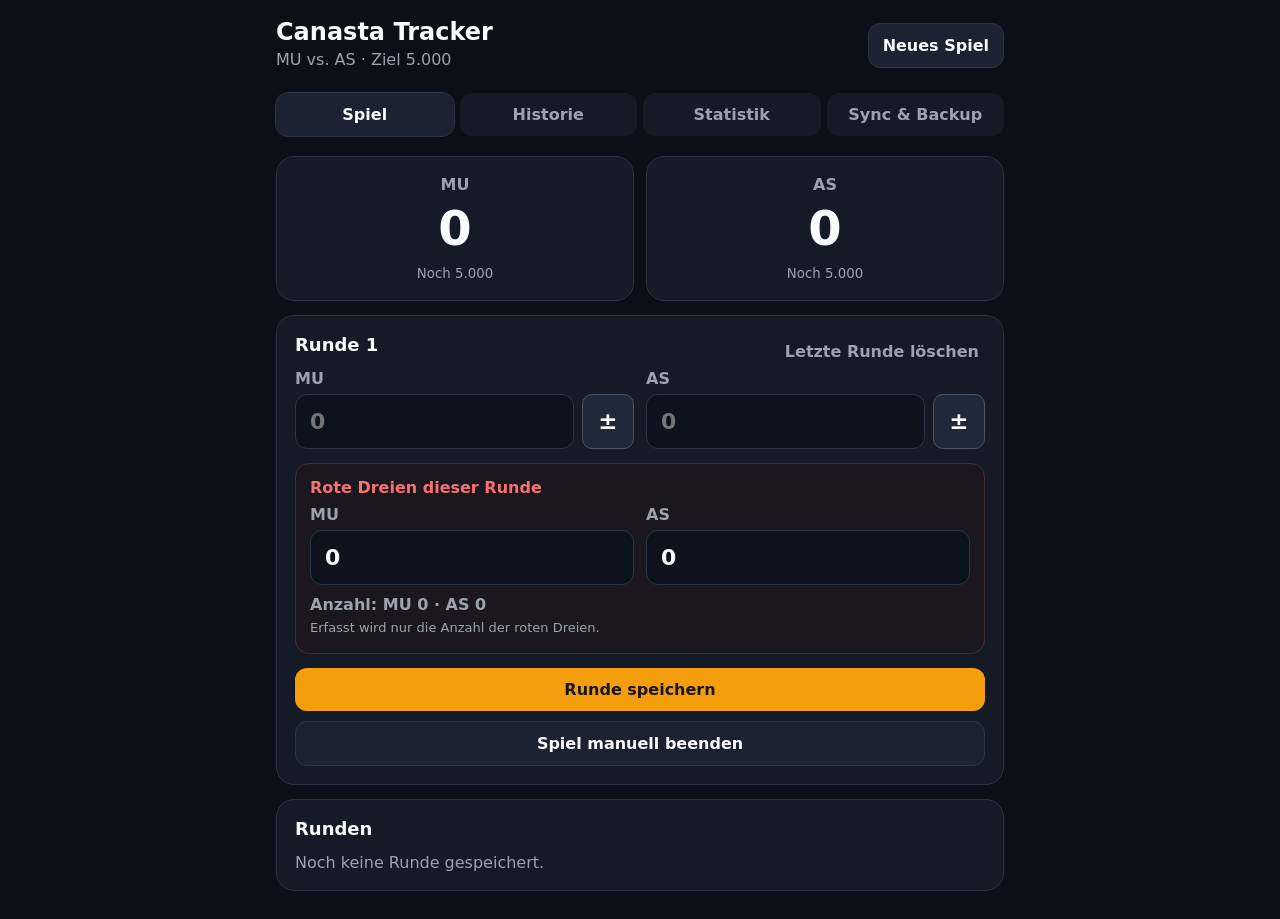
<file: index.html>
<!doctype html>
<html lang="de">
<head>
  <meta charset="utf-8" />
  <meta name="viewport" content="width=device-width,initial-scale=1,viewport-fit=cover" />
  <meta name="theme-color" content="#111827" />
  <meta name="apple-mobile-web-app-capable" content="yes" />
  <meta name="apple-mobile-web-app-status-bar-style" content="black-translucent" />
  <meta name="apple-mobile-web-app-title" content="Canasta" />
  <link rel="manifest" href="manifest.webmanifest" />
  <link rel="apple-touch-icon" href="icon.svg" />
  <link rel="stylesheet" href="styles.css" />
  <title>Canasta Tracker</title>
</head>
<body>
  <main class="app">
    <header class="topbar">
      <div>
        <h1>Canasta Tracker</h1>
        <p class="muted">MU vs. AS · Ziel 5.000</p>
      </div>
      <button id="newGameBtn" class="secondary">Neues Spiel</button>
    </header>

    <nav class="tabs" aria-label="Bereiche">
      <button class="tab active" data-view="game">Spiel</button>
      <button class="tab" data-view="history">Historie</button>
      <button class="tab" data-view="stats">Statistik</button>
      <button class="tab" data-view="settings">Sync & Backup</button>
    </nav>

    <section id="game" class="view active">
      <div class="score-grid">
        <article class="score-card"><span class="team">MU</span><strong id="muTotal">0</strong><small id="muRemaining">Noch 5.000</small></article>
        <article class="score-card"><span class="team">AS</span><strong id="asTotal">0</strong><small id="asRemaining">Noch 5.000</small></article>
      </div>
      <section class="panel">
        <div class="panel-head"><h2 id="roundHeading">Runde 1</h2><button id="undoBtn" class="text-btn">Letzte Runde löschen</button></div>
        <div class="input-grid">
          <label>MU<input id="muInput" inputmode="numeric" type="number" step="5" placeholder="0" /></label>
          <label>AS<input id="asInput" inputmode="numeric" type="number" step="5" placeholder="0" /></label>
        </div>

        <div class="red-three-box">
          <div class="red-three-title">Rote Dreien dieser Runde</div>
          <div class="input-grid">
            <label>MU<input id="redMuInput" inputmode="numeric" type="number" min="0" max="4" step="1" value="0" /></label>
            <label>AS<input id="redAsInput" inputmode="numeric" type="number" min="0" max="4" step="1" value="0" /></label>
          </div>
          <p id="redThreePreview" class="muted red-three-preview">Anzahl: MU 0 · AS 0</p>
          <p class="muted rule-note">Erfasst wird nur die Anzahl der roten Dreien.</p>
        </div>

        <button id="saveRoundBtn" class="primary">Runde speichern</button>
        <button id="finishGameBtn" class="secondary wide">Spiel manuell beenden</button>
      </section>
      <section class="panel"><h2>Runden</h2><div id="roundsList" class="list empty">Noch keine Runde gespeichert.</div></section>
    </section>

    <section id="history" class="view"><section class="panel"><h2>Spielhistorie</h2><div id="historyList" class="list empty">Noch keine beendeten Spiele.</div></section></section>
    <section id="stats" class="view"><div id="statsGrid" class="stats-grid"></div></section>
    <section id="settings" class="view">
      <section class="panel">
        <h2>GitHub-Synchronisierung</h2>
        <p class="muted">Die App bleibt lokal nutzbar und kann zusätzlich über einen geschützten Worker nach GitHub sichern.</p>
        <label>Worker-URL<input id="workerUrlInput" type="url" placeholder="https://canasta-tracker-sync.…workers.dev" autocomplete="off" /></label>
        <label>Sync-Schlüssel<input id="syncKeyInput" type="password" placeholder="persönlicher Schlüssel" autocomplete="off" /></label>
        <button id="saveSyncBtn" class="primary">Sync-Zugang speichern</button>
        <button id="syncNowBtn" class="secondary wide">Jetzt synchronisieren</button>
        <p id="syncStatus" class="muted">GitHub-Sync noch nicht eingerichtet.</p>
      </section>
      <section class="panel"><h2>Datensicherung</h2><p class="muted">Zusätzlich kannst du jederzeit ein manuelles JSON-Backup exportieren.</p><button id="exportBtn" class="primary">Backup exportieren</button><label class="file-label secondary wide">Backup importieren<input id="importInput" type="file" accept="application/json,.json" hidden /></label></section>
      <section class="panel danger-panel"><h2>Daten löschen</h2><button id="resetBtn" class="danger">Alle Daten löschen</button></section>
    </section>
  </main>

  <dialog id="editDialog">
    <form method="dialog" class="dialog-card">
      <h2>Runde bearbeiten</h2>
      <input id="editIndex" type="hidden" />
      <div class="input-grid">
        <label>MU<input id="editMu" inputmode="numeric" type="number" step="5" /></label>
        <label>AS<input id="editAs" inputmode="numeric" type="number" step="5" /></label>
      </div>
      <div class="red-three-box compact">
        <div class="red-three-title">Rote Dreien</div>
        <div class="input-grid">
          <label>MU<input id="editRedMu" type="number" min="0" max="4" step="1" value="0" /></label>
          <label>AS<input id="editRedAs" type="number" min="0" max="4" step="1" value="0" /></label>
        </div>
      </div>
      <div class="dialog-actions"><button value="cancel" class="secondary">Abbrechen</button><button id="saveEditBtn" value="default" class="primary">Speichern</button></div>
    </form>
  </dialog>
  <script src="app.js"></script>
  <script src="patch.js"></script>
</body>
</html>
</file>
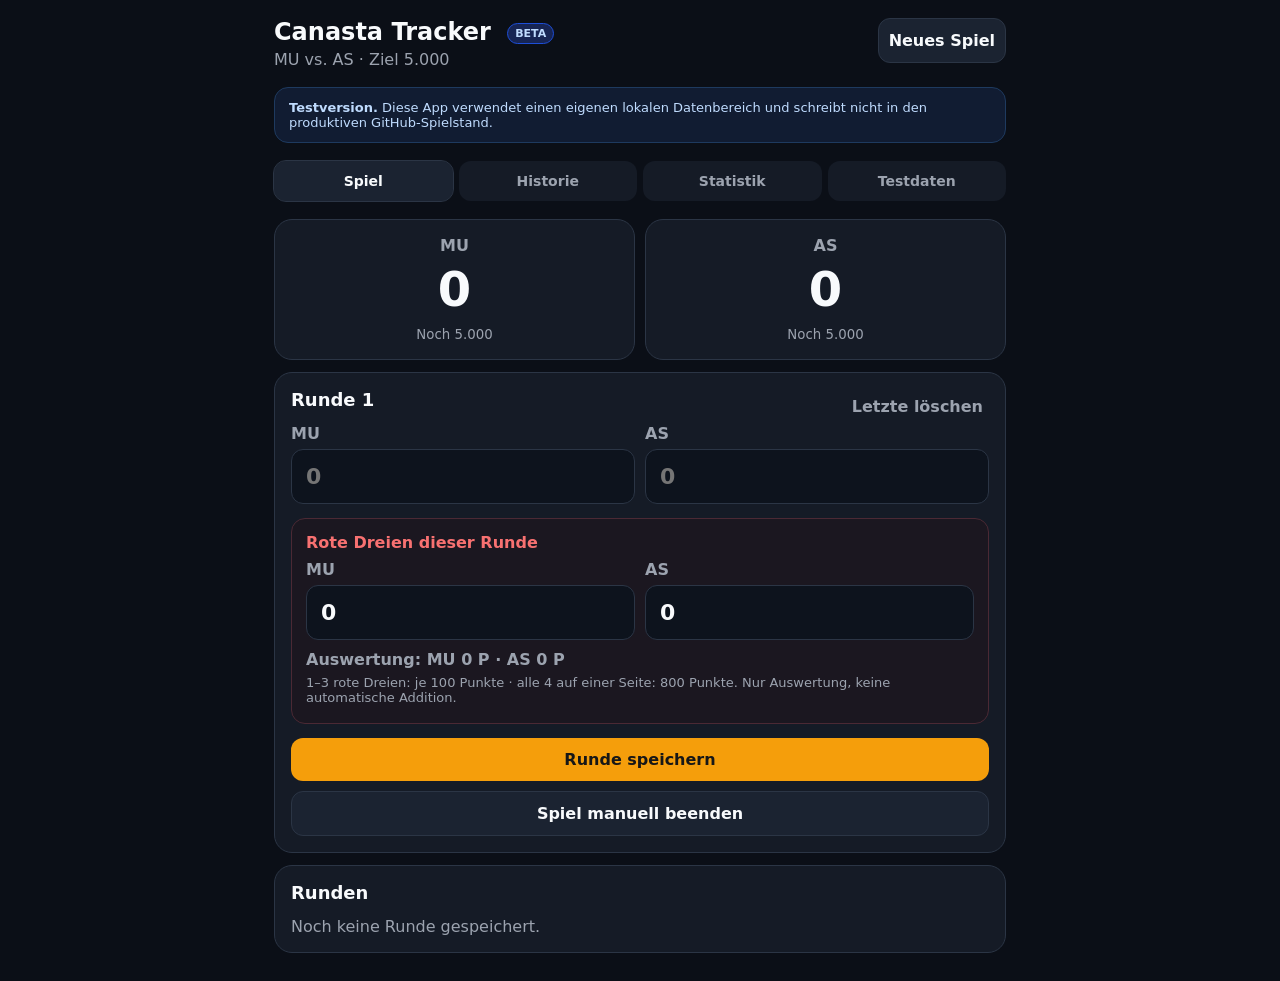
<file: beta/index.html>
<!doctype html>
<html lang="de">
<head>
  <meta charset="utf-8">
  <meta name="viewport" content="width=device-width,initial-scale=1,viewport-fit=cover">
  <meta name="theme-color" content="#111827">
  <meta name="apple-mobile-web-app-capable" content="yes">
  <meta name="apple-mobile-web-app-status-bar-style" content="black-translucent">
  <meta name="apple-mobile-web-app-title" content="Canasta Beta">
  <link rel="manifest" href="manifest.webmanifest">
  <link rel="apple-touch-icon" href="icon.svg">
  <title>Canasta Tracker Beta</title>
  <style>
    :root{font-family:-apple-system,BlinkMacSystemFont,"SF Pro Text",Inter,system-ui,sans-serif;color-scheme:dark;--bg:#0b0f17;--panel:#151b26;--panel2:#1b2331;--text:#f8fafc;--muted:#9ca3af;--line:#2b3545;--accent:#f59e0b;--danger:#ef4444;--redthree:#f87171;--beta:#60a5fa}
    *{box-sizing:border-box}body{margin:0;background:var(--bg);color:var(--text)}button,input{font:inherit}.app{max-width:760px;margin:0 auto;padding:calc(18px + env(safe-area-inset-top)) 14px calc(28px + env(safe-area-inset-bottom))}.topbar{display:flex;align-items:flex-start;justify-content:space-between;gap:12px}.topbar h1{font-size:24px;margin:0}.muted{color:var(--muted);margin:.25rem 0}.beta-badge{display:inline-block;margin-left:8px;padding:3px 7px;border-radius:999px;background:#172554;color:#bfdbfe;border:1px solid #1d4ed8;font-size:11px;vertical-align:middle}.beta-note{margin:14px 0;padding:12px 14px;border-radius:14px;background:#111c32;border:1px solid #1e3a5f;color:#bfdbfe;font-size:13px}.tabs{display:grid;grid-template-columns:repeat(4,1fr);gap:4px;margin:18px 0}.tab,.secondary,.primary,.danger,.text-btn,.file-label{border:0;border-radius:12px;padding:12px 10px;font-weight:700}.tab{background:var(--panel);color:var(--muted);font-size:12px}.tab.active{background:var(--panel2);color:var(--text);outline:1px solid var(--line)}.view{display:none}.view.active{display:block}.score-grid,.input-grid{display:grid;grid-template-columns:1fr 1fr;gap:10px}.score-card,.panel,.stat{background:var(--panel);border:1px solid var(--line);border-radius:18px;padding:16px}.score-card{text-align:center}.score-card .team{display:block;color:var(--muted);font-weight:800}.score-card strong{display:block;font-size:40px;line-height:1.1;margin:8px 0;font-variant-numeric:tabular-nums}.score-card small{color:var(--muted)}.panel{margin-top:12px}.panel h2{margin:0 0 14px;font-size:18px}.panel-head{display:flex;justify-content:space-between;align-items:center;gap:10px}.input-grid label{font-weight:800;color:var(--muted)}input[type=number]{width:100%;margin-top:6px;background:#0d131d;color:var(--text);border:1px solid var(--line);border-radius:12px;padding:14px;font-size:22px}.primary{width:100%;margin-top:14px;background:var(--accent);color:#171717}.secondary,.file-label{background:var(--panel2);color:var(--text);border:1px solid var(--line);text-align:center}.wide{width:100%;display:block;margin-top:10px}.danger{width:100%;background:var(--danger);color:white}.text-btn{background:none;color:var(--muted);padding:6px}.list{display:flex;flex-direction:column;gap:8px}.empty{color:var(--muted)}.row{display:grid;grid-template-columns:1fr auto;gap:10px;align-items:center;background:var(--panel2);border-radius:12px;padding:12px}.row-actions{display:flex;gap:8px}.row button{background:none;border:0;color:var(--accent);font-weight:700;padding:6px}.round-meta,.history-meta{color:var(--muted);font-size:13px;margin-top:3px}.red-three-meta{color:var(--redthree);font-size:13px;margin-top:3px}.red-three-box{margin-top:14px;padding:14px;background:#1b1720;border:1px solid #4b2934;border-radius:14px}.red-three-title{font-weight:800;color:var(--redthree);margin-bottom:8px}.red-three-preview{margin-top:10px;font-weight:700}.red-three-preview.warning{color:#fca5a5}.rule-note{font-size:13px;margin-top:6px}.stats-grid{display:grid;grid-template-columns:1fr;gap:8px}.stat{display:grid;grid-template-columns:minmax(0,1fr) auto;align-items:center;gap:12px;min-height:58px;padding:13px 15px;border-radius:14px}.stat strong{grid-column:2;grid-row:1;margin:0;font-size:24px;line-height:1;white-space:nowrap;text-align:right;font-variant-numeric:tabular-nums}.stat span{grid-column:1;grid-row:1;color:var(--muted);font-size:15px;line-height:1.25;min-width:0;overflow-wrap:anywhere}.stat.red{border-color:#4b2934;background:#18151d}.stat.red span{color:#fca5a5}.section-label{margin:16px 4px 6px;color:var(--muted);font-size:12px;text-transform:uppercase;letter-spacing:.08em;font-weight:800}.danger-panel{border-color:#54262b}dialog{border:0;background:transparent;padding:14px;width:min(100%,520px)}dialog::backdrop{background:rgba(0,0,0,.65)}.dialog-card{background:var(--panel);border:1px solid var(--line);border-radius:18px;padding:18px}.dialog-actions{display:grid;grid-template-columns:1fr 1fr;gap:10px;margin-top:14px}@media(min-width:600px){.tabs{gap:6px}.tab{font-size:14px;padding:12px 14px}.score-card strong{font-size:48px}.stats-grid{grid-template-columns:1fr 1fr}.stat{display:block;min-height:100px}.stat strong{display:block;text-align:left;font-size:28px;margin-bottom:8px}.stat span{display:block}}
  </style>
</head>
<body>
<main class="app">
  <header class="topbar">
    <div><h1>Canasta Tracker <span class="beta-badge">BETA</span></h1><p class="muted">MU vs. AS · Ziel 5.000</p></div>
    <button id="newGameBtn" class="secondary">Neues Spiel</button>
  </header>
  <div class="beta-note"><strong>Testversion.</strong> Diese App verwendet einen eigenen lokalen Datenbereich und schreibt nicht in den produktiven GitHub-Spielstand.</div>

  <nav class="tabs" aria-label="Bereiche">
    <button class="tab active" data-view="game">Spiel</button>
    <button class="tab" data-view="history">Historie</button>
    <button class="tab" data-view="stats">Statistik</button>
    <button class="tab" data-view="settings">Testdaten</button>
  </nav>

  <section id="game" class="view active">
    <div class="score-grid">
      <article class="score-card"><span class="team">MU</span><strong id="muTotal">0</strong><small id="muRemaining">Noch 5.000</small></article>
      <article class="score-card"><span class="team">AS</span><strong id="asTotal">0</strong><small id="asRemaining">Noch 5.000</small></article>
    </div>
    <section class="panel">
      <div class="panel-head"><h2 id="roundHeading">Runde 1</h2><button id="undoBtn" class="text-btn">Letzte löschen</button></div>
      <div class="input-grid">
        <label>MU<input id="muInput" inputmode="numeric" type="number" step="5" placeholder="0"></label>
        <label>AS<input id="asInput" inputmode="numeric" type="number" step="5" placeholder="0"></label>
      </div>
      <div class="red-three-box">
        <div class="red-three-title">Rote Dreien dieser Runde</div>
        <div class="input-grid">
          <label>MU<input id="redMuInput" inputmode="numeric" type="number" min="0" max="4" step="1" value="0"></label>
          <label>AS<input id="redAsInput" inputmode="numeric" type="number" min="0" max="4" step="1" value="0"></label>
        </div>
        <p id="redThreePreview" class="muted red-three-preview">Auswertung: MU 0 P · AS 0 P</p>
        <p class="muted rule-note">1–3 rote Dreien: je 100 Punkte · alle 4 auf einer Seite: 800 Punkte. Nur Auswertung, keine automatische Addition.</p>
      </div>
      <button id="saveRoundBtn" class="primary">Runde speichern</button>
      <button id="finishGameBtn" class="secondary wide">Spiel manuell beenden</button>
    </section>
    <section class="panel"><h2>Runden</h2><div id="roundsList" class="list empty">Noch keine Runde gespeichert.</div></section>
  </section>

  <section id="history" class="view"><section class="panel"><h2>Spielhistorie</h2><div id="historyList" class="list empty">Noch keine beendeten Spiele.</div></section></section>
  <section id="stats" class="view"><div id="statsGrid" class="stats-grid"></div></section>
  <section id="settings" class="view">
    <section class="panel"><h2>Beta-Datensicherung</h2><p class="muted">Diese Testdaten sind vollständig getrennt von der laufenden App.</p><button id="exportBtn" class="primary">Beta-Backup exportieren</button><label class="file-label secondary wide">Beta-Backup importieren<input id="importInput" type="file" accept="application/json,.json" hidden></label></section>
    <section class="panel"><h2>GitHub-Sync</h2><p class="muted">In der Beta absichtlich deaktiviert. Für Sync-Tests richten wir einen getrennten Worker auf dem Branch <strong>test-data</strong> ein.</p></section>
    <section class="panel danger-panel"><h2>Testdaten löschen</h2><button id="resetBtn" class="danger">Alle Beta-Daten löschen</button></section>
  </section>
</main>

<dialog id="editDialog"><form method="dialog" class="dialog-card"><h2>Runde bearbeiten</h2><input id="editIndex" type="hidden"><div class="input-grid"><label>MU<input id="editMu" type="number" step="5"></label><label>AS<input id="editAs" type="number" step="5"></label></div><div class="red-three-box"><div class="red-three-title">Rote Dreien</div><div class="input-grid"><label>MU<input id="editRedMu" type="number" min="0" max="4" step="1"></label><label>AS<input id="editRedAs" type="number" min="0" max="4" step="1"></label></div></div><div class="dialog-actions"><button value="cancel" class="secondary">Abbrechen</button><button id="saveEditBtn" value="default" class="primary">Speichern</button></div></form></dialog>

<script>
const TARGET=5000;
const KEY='canastaTrackerBetaDataV1';
let state=load();
const $=s=>document.querySelector(s), $$=s=>[...document.querySelectorAll(s)];
function fresh(){return{current:{startedAt:new Date().toISOString(),rounds:[]},games:[],updatedAt:new Date().toISOString()}}
function clampRed(v){const n=Number(v);return Number.isFinite(n)?Math.max(0,Math.min(4,Math.trunc(n))):0}
function normalizeRound(r={}){return{...r,mu:Number(r.mu||0),as:Number(r.as||0),redMu:clampRed(r.redMu),redAs:clampRed(r.redAs)}}
function normalizeState(s){if(!s||typeof s!=='object')return fresh();return{...s,current:{startedAt:s.current?.startedAt||new Date().toISOString(),rounds:Array.isArray(s.current?.rounds)?s.current.rounds.map(normalizeRound):[]},games:Array.isArray(s.games)?s.games.map(g=>({...g,rounds:Array.isArray(g.rounds)?g.rounds.map(normalizeRound):[]})):[],updatedAt:s.updatedAt||new Date(0).toISOString()}}
function load(){try{const s=JSON.parse(localStorage.getItem(KEY));return s?normalizeState(s):fresh()}catch{return fresh()}}
function persist(){state.updatedAt=new Date().toISOString();localStorage.setItem(KEY,JSON.stringify(state));render()}
function totals(rounds=state.current.rounds){return rounds.reduce((a,r)=>({mu:a.mu+Number(r.mu),as:a.as+Number(r.as)}),{mu:0,as:0})}
function redBonus(n){n=clampRed(n);return n===4?800:n*100}
function redStats(rounds=[]){return rounds.reduce((a,r)=>{const m=clampRed(r.redMu),s=clampRed(r.redAs);a.muCount+=m;a.asCount+=s;a.muBonus+=redBonus(m);a.asBonus+=redBonus(s);if(m===4)a.muFour++;if(s===4)a.asFour++;return a},{muCount:0,asCount:0,muBonus:0,asBonus:0,muFour:0,asFour:0})}
function fmt(n){return new Intl.NumberFormat('de-DE').format(n)}
function dateFmt(s){return new Intl.DateTimeFormat('de-DE',{dateStyle:'medium'}).format(new Date(s))}
function readReds(muSel='#redMuInput',asSel='#redAsInput'){const redMu=clampRed($(muSel)?.value||0),redAs=clampRed($(asSel)?.value||0);return redMu+redAs>4?null:{redMu,redAs}}
function updateRedPreview(){const el=$('#redThreePreview');if(!el)return;const r=readReds();if(!r){el.textContent='Es gibt pro Runde insgesamt nur vier rote Dreien.';el.classList.add('warning');return}el.classList.remove('warning');el.textContent=`Auswertung: MU ${fmt(redBonus(r.redMu))} P · AS ${fmt(redBonus(r.redAs))} P`}
function render(){const t=totals();$('#muTotal').textContent=fmt(t.mu);$('#asTotal').textContent=fmt(t.as);$('#muRemaining').textContent=t.mu>=TARGET?'Ziel erreicht':`Noch ${fmt(TARGET-t.mu)}`;$('#asRemaining').textContent=t.as>=TARGET?'Ziel erreicht':`Noch ${fmt(TARGET-t.as)}`;$('#roundHeading').textContent=`Runde ${state.current.rounds.length+1}`;updateRedPreview();
 const rl=$('#roundsList');rl.innerHTML='';if(!state.current.rounds.length){rl.textContent='Noch keine Runde gespeichert.';rl.className='list empty'}else{rl.className='list';let c={mu:0,as:0};state.current.rounds.forEach((r,i)=>{c.mu+=r.mu;c.as+=r.as;const d=document.createElement('div');d.className='row';d.innerHTML=`<div><strong>Runde ${i+1}: MU ${fmt(r.mu)} · AS ${fmt(r.as)}</strong><div class="round-meta">Gesamt: ${fmt(c.mu)} : ${fmt(c.as)}</div><div class="red-three-meta">Rote Dreien: MU ${r.redMu} (${fmt(redBonus(r.redMu))}) · AS ${r.redAs} (${fmt(redBonus(r.redAs))})</div></div><div class="row-actions"><button data-edit="${i}">Ändern</button><button data-del="${i}">Löschen</button></div>`;rl.appendChild(d)})}
 const hl=$('#historyList');hl.innerHTML='';if(!state.games.length){hl.textContent='Noch keine beendeten Spiele.';hl.className='list empty'}else{hl.className='list';[...state.games].reverse().forEach((g,rev)=>{const i=state.games.length-1-rev,t=totals(g.rounds),reds=redStats(g.rounds),winner=t.mu===t.as?'Unentschieden':t.mu>t.as?'MU':'AS';const d=document.createElement('div');d.className='row';d.innerHTML=`<div><strong>${dateFmt(g.finishedAt)} · ${winner}</strong><div class="history-meta">MU ${fmt(t.mu)} : ${fmt(t.as)} AS · ${g.rounds.length} Runden</div><div class="red-three-meta">Rote Dreien: MU ${reds.muCount} · AS ${reds.asCount}</div></div><div class="row-actions"><button data-load="${i}">Ansehen</button><button data-game-del="${i}">Löschen</button></div>`;hl.appendChild(d)})}renderStats()}
function renderStats(){const games=state.games;let muWins=0,asWins=0,totalRounds=0,bestMu=null,bestAs=null;const all=[];games.forEach(g=>{const t=totals(g.rounds);if(t.mu>t.as)muWins++;else if(t.as>t.mu)asWins++;totalRounds+=g.rounds.length;g.rounds.forEach(r=>{all.push(r);bestMu=bestMu===null?r.mu:Math.max(bestMu,r.mu);bestAs=bestAs===null?r.as:Math.max(bestAs,r.as)})});all.push(...state.current.rounds);const reds=redStats(all);const vals=[['Spiele',games.length],['Siege MU',muWins],['Siege AS',asWins],['MU Siegquote',games.length?`${Math.round(muWins/games.length*100)} %`:'–'],['Ø Runden',games.length?(totalRounds/games.length).toFixed(1):'–'],['Beste MU-Runde',bestMu??'–'],['Beste AS-Runde',bestAs??'–'],['Rote Dreien MU',reds.muCount,'red'],['Rote Dreien AS',reds.asCount,'red'],['Dreier-Wert MU',`${fmt(reds.muBonus)} P`,'red'],['Dreier-Wert AS',`${fmt(reds.asBonus)} P`,'red'],['4er-Sätze MU',reds.muFour,'red'],['4er-Sätze AS',reds.asFour,'red'],['Gespeicherte Runden',all.length]];$('#statsGrid').innerHTML=vals.map(([k,v,c])=>`<article class="stat ${c||''}"><strong>${v}</strong><span>${k}</span></article>`).join('')}
function saveRound(){const mu=$('#muInput').value,as=$('#asInput').value;if(mu===''||as==='')return alert('Bitte Punkte für MU und AS eingeben.');const reds=readReds();if(!reds)return alert('Pro Runde gibt es insgesamt höchstens vier rote Dreien.');state.current.rounds.push({mu:+mu,as:+as,...reds});$('#muInput').value='';$('#asInput').value='';$('#redMuInput').value='0';$('#redAsInput').value='0';const t=totals();persist();if(t.mu>=TARGET||t.as>=TARGET)setTimeout(()=>{if(confirm(`Ziel erreicht (${fmt(t.mu)} : ${fmt(t.as)}). Spiel beenden?`))finishGame()},50)}
function finishGame(){if(!state.current.rounds.length)return alert('Noch keine Runde gespeichert.');state.games.push({startedAt:state.current.startedAt,finishedAt:new Date().toISOString(),rounds:structuredClone(state.current.rounds)});state.current={startedAt:new Date().toISOString(),rounds:[]};persist()}
$('#saveRoundBtn').onclick=saveRound;$('#finishGameBtn').onclick=finishGame;$('#newGameBtn').onclick=()=>{if(state.current.rounds.length&&!confirm('Aktuelles Testspiel verwerfen und neu beginnen?'))return;state.current={startedAt:new Date().toISOString(),rounds:[]};persist()};$('#undoBtn').onclick=()=>{if(state.current.rounds.length&&confirm('Letzte Runde löschen?')){state.current.rounds.pop();persist()}};$('#redMuInput').oninput=updateRedPreview;$('#redAsInput').oninput=updateRedPreview;
$$('.tab').forEach(b=>b.onclick=()=>{$$('.tab').forEach(x=>x.classList.remove('active'));$$('.view').forEach(x=>x.classList.remove('active'));b.classList.add('active');$('#'+b.dataset.view).classList.add('active')});
document.addEventListener('click',e=>{const ed=e.target.dataset.edit;if(ed!==undefined){const r=state.current.rounds[+ed];$('#editIndex').value=ed;$('#editMu').value=r.mu;$('#editAs').value=r.as;$('#editRedMu').value=r.redMu;$('#editRedAs').value=r.redAs;$('#editDialog').showModal()}const del=e.target.dataset.del;if(del!==undefined&&confirm('Diese Runde löschen?')){state.current.rounds.splice(+del,1);persist()}const gd=e.target.dataset.gameDel;if(gd!==undefined&&confirm('Dieses Testspiel löschen?')){state.games.splice(+gd,1);persist()}const ld=e.target.dataset.load;if(ld!==undefined){const g=state.games[+ld],t=totals(g.rounds),reds=redStats(g.rounds);alert(`${dateFmt(g.finishedAt)}\nMU ${fmt(t.mu)} : ${fmt(t.as)} AS\n${g.rounds.length} Runden\n\nRote Dreien\nMU: ${reds.muCount} · ${fmt(reds.muBonus)} P\nAS: ${reds.asCount} · ${fmt(reds.asBonus)} P`)}});
$('#saveEditBtn').onclick=e=>{e.preventDefault();const i=+$('#editIndex').value,reds=readReds('#editRedMu','#editRedAs');if(!reds)return alert('Pro Runde gibt es insgesamt höchstens vier rote Dreien.');state.current.rounds[i]={mu:+$('#editMu').value,as:+$('#editAs').value,...reds};$('#editDialog').close();persist()};
$('#exportBtn').onclick=()=>{const blob=new Blob([JSON.stringify(state,null,2)],{type:'application/json'}),a=document.createElement('a');a.href=URL.createObjectURL(blob);a.download=`canasta-beta-backup-${new Date().toISOString().slice(0,10)}.json`;a.click();URL.revokeObjectURL(a.href)};
$('#importInput').onchange=async e=>{const f=e.target.files[0];if(!f)return;try{const d=normalizeState(JSON.parse(await f.text()));if(confirm('Beta-Testdaten durch dieses Backup ersetzen?')){state=d;persist()}}catch{alert('Ungültige Backup-Datei.')}e.target.value=''};
$('#resetBtn').onclick=()=>{if(confirm('Wirklich alle Beta-Testdaten löschen?')){state=fresh();persist()}};
if('serviceWorker'in navigator)navigator.serviceWorker.register('./sw.js');render();
</script>
</body>
</html>
</file>
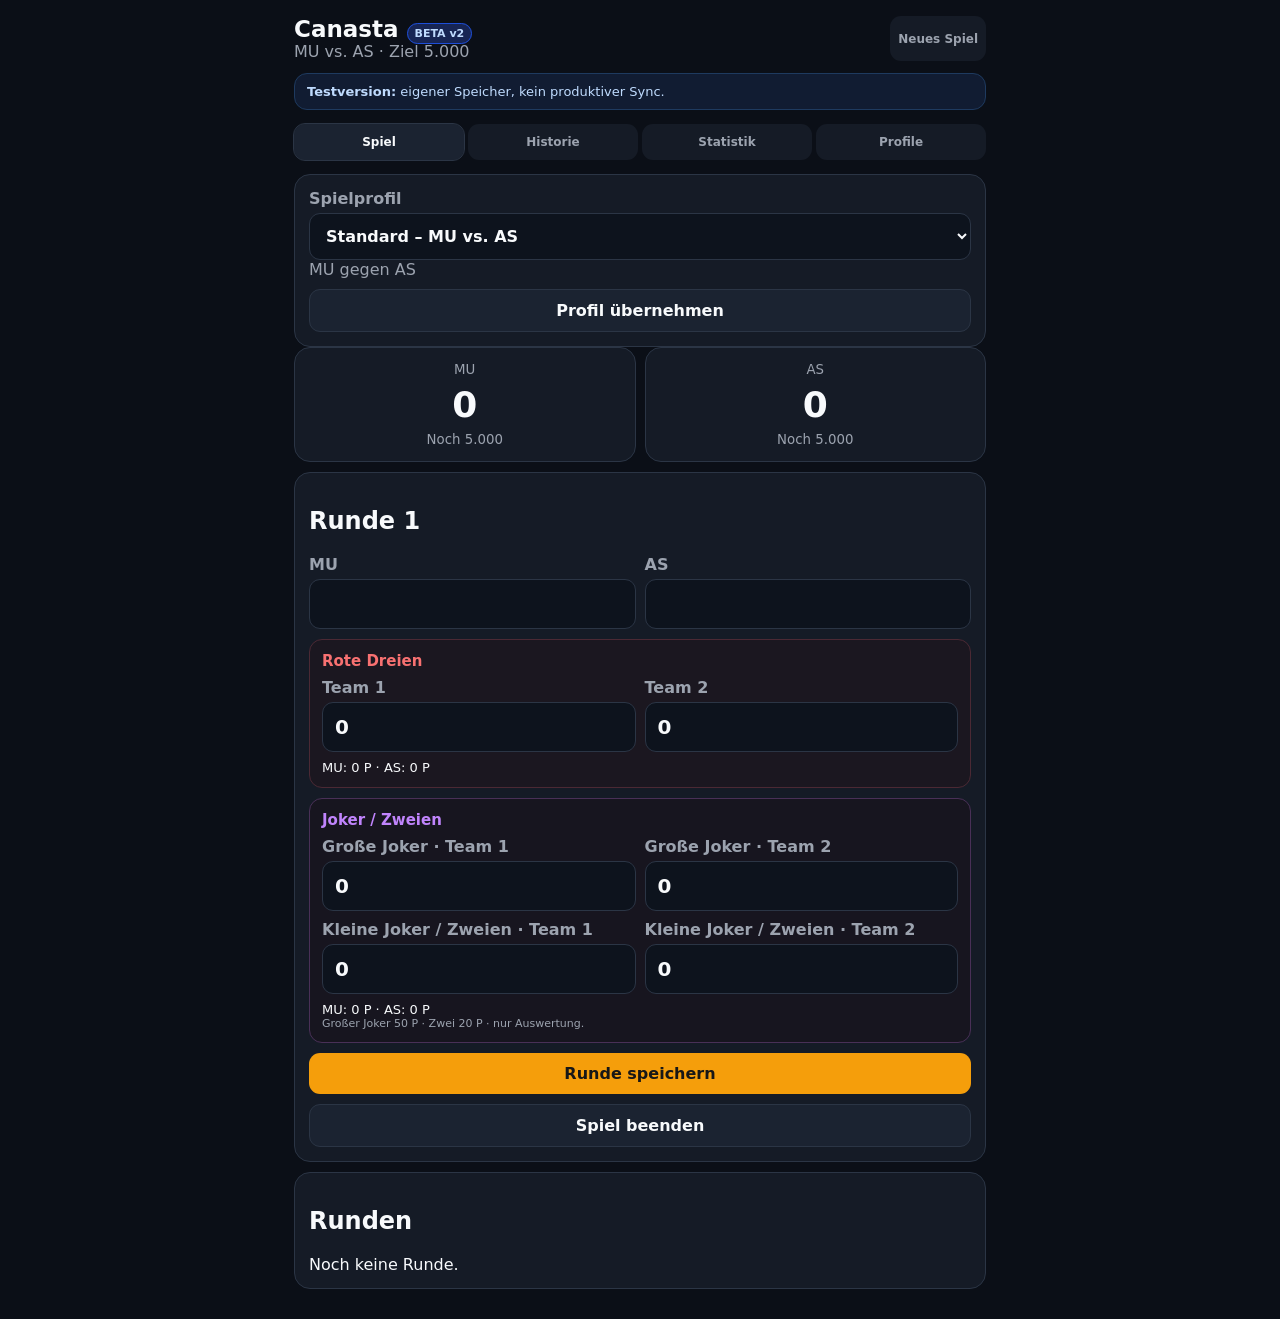
<file: beta/v2/index.html>
<!doctype html><html lang="de"><head><meta charset="utf-8"><meta name="viewport" content="width=device-width,initial-scale=1,viewport-fit=cover"><meta name="theme-color" content="#111827"><title>Canasta Beta v2</title><style>
:root{font-family:-apple-system,BlinkMacSystemFont,"SF Pro Text",system-ui,sans-serif;color-scheme:dark;--b:#0b0f17;--p:#151b26;--p2:#1b2331;--t:#f8fafc;--m:#9ca3af;--l:#2b3545;--a:#f59e0b;--r:#f87171;--j:#c084fc}*{box-sizing:border-box}body{margin:0;background:var(--b);color:var(--t)}button,input,select{font:inherit}.app{max-width:720px;margin:auto;padding:calc(16px + env(safe-area-inset-top)) 14px 30px}h1{font-size:23px;margin:0}.muted{color:var(--m)}.badge{font-size:11px;background:#172554;color:#bfdbfe;border:1px solid #1d4ed8;border-radius:99px;padding:3px 7px}.top{display:flex;justify-content:space-between;gap:10px}.note{margin:12px 0;padding:10px 12px;background:#111c32;border:1px solid #1e3a5f;border-radius:13px;color:#bfdbfe;font-size:13px}.tabs{display:grid;grid-template-columns:repeat(4,1fr);gap:4px;margin:14px 0}.tab,.btn{border:0;border-radius:11px;padding:11px 8px;font-weight:700}.tab{background:var(--p);color:var(--m);font-size:12px}.tab.on{background:var(--p2);color:var(--t);outline:1px solid var(--l)}.view{display:none}.view.on{display:block}.panel,.card,.stat{background:var(--p);border:1px solid var(--l);border-radius:16px;padding:14px}.panel{margin-top:10px}.grid{display:grid;grid-template-columns:1fr 1fr;gap:9px}.score{display:grid;grid-template-columns:1fr 1fr;gap:9px}.card{text-align:center}.card b{display:block;font-size:36px;margin:7px 0}.card small{display:block;color:var(--m);white-space:nowrap;overflow:hidden;text-overflow:ellipsis}.field{display:block;color:var(--m);font-weight:800}input,select{width:100%;margin-top:5px;background:#0d131d;color:var(--t);border:1px solid var(--l);border-radius:11px;padding:12px}input[type=number]{font-size:20px}.btn{width:100%;margin-top:10px;background:var(--a);color:#171717}.secondary{background:var(--p2);color:var(--t);border:1px solid var(--l)}.counter{margin-top:10px;padding:12px;border-radius:13px}.red{background:#1b1720;border:1px solid #4b2934}.joker{background:#17151f;border:1px solid #493057}.counter h3{margin:0 0 8px;font-size:15px}.red h3,.redmeta{color:var(--r)}.joker h3,.jmeta{color:var(--j)}.preview{font-size:13px;margin:8px 0 0}.list{display:grid;gap:7px}.row,.profile{background:var(--p2);border-radius:12px;padding:11px}.row small{display:block;color:var(--m);margin-top:3px}.acts{display:flex;gap:10px;margin-top:6px;flex-wrap:wrap}.acts button{border:0;background:none;color:var(--a);font-weight:700;padding:2px}.stats{display:grid;gap:7px}.stat{display:grid;grid-template-columns:1fr auto;align-items:center;gap:10px;min-height:54px}.stat b{font-size:22px}.section{font-size:11px;color:var(--m);font-weight:800;text-transform:uppercase;letter-spacing:.08em;margin:15px 3px 6px}.profgrid{display:grid;gap:8px}.help{font-size:11px;color:var(--m)}.danger{background:#54262b;color:#fff}.hidden{display:none}@media(max-width:420px){.top{align-items:flex-start}.score .card{padding:12px 8px}.card b{font-size:32px}.grid{grid-template-columns:1fr}.tabs{font-size:11px}.row{font-size:14px}}@media(min-width:600px){.stats{grid-template-columns:1fr 1fr}.profgrid{grid-template-columns:1fr 1fr}.profgrid .full{grid-column:1/-1}}
</style></head><body><main class="app"><div class="top"><div><h1>Canasta <span class="badge">BETA v2</span></h1><div id="sub" class="muted">Ziel 5.000</div></div><button id="new" class="tab">Neues Spiel</button></div><div class="note"><b>Testversion:</b> eigener Speicher, kein produktiver Sync.</div><nav class="tabs"><button class="tab on" data-v="game">Spiel</button><button class="tab" data-v="hist">Historie</button><button class="tab" data-v="stats">Statistik</button><button class="tab" data-v="profiles">Profile</button></nav>
<section id="game" class="view on"><div class="panel"><label class="field">Spielprofil<select id="profileSelect"></select></label><div id="profileInfo" class="muted"></div><button id="useProfile" class="btn secondary">Profil übernehmen</button></div><div class="score"><div class="card"><small id="n1">MU</small><small id="pl1"></small><b id="tot1">0</b><small id="rem1">Noch 5.000</small></div><div class="card"><small id="n2">AS</small><small id="pl2"></small><b id="tot2">0</b><small id="rem2">Noch 5.000</small></div></div><div class="panel"><h2 id="roundTitle">Runde 1</h2><div class="grid"><label id="scoreL1" class="field">MU<input id="score1" type="number" step="5"></label><label id="scoreL2" class="field">AS<input id="score2" type="number" step="5"></label></div><div class="counter red"><h3>Rote Dreien</h3><div class="grid"><label class="field">Team 1<input id="red1" type="number" min="0" max="4" value="0"></label><label class="field">Team 2<input id="red2" type="number" min="0" max="4" value="0"></label></div><div id="redPrev" class="preview">0 P · 0 P</div></div><div class="counter joker"><h3>Joker / Zweien</h3><div class="grid"><label class="field">Große Joker · Team 1<input id="big1" type="number" min="0" max="4" value="0"></label><label class="field">Große Joker · Team 2<input id="big2" type="number" min="0" max="4" value="0"></label><label class="field">Kleine Joker / Zweien · Team 1<input id="small1" type="number" min="0" max="8" value="0"></label><label class="field">Kleine Joker / Zweien · Team 2<input id="small2" type="number" min="0" max="8" value="0"></label></div><div id="jPrev" class="preview">0 P · 0 P</div><div class="help">Großer Joker 50 P · Zwei 20 P · nur Auswertung.</div></div><button id="save" class="btn">Runde speichern</button><button id="finish" class="btn secondary">Spiel beenden</button></div><div class="panel"><h2>Runden</h2><div id="rounds" class="list"></div></div></section>
<section id="hist" class="view"><div class="panel"><h2>Spielhistorie</h2><div id="history" class="list"></div></div></section><section id="stats" class="view"><div id="statsBody"></div></section><section id="profiles" class="view"><div class="panel"><h2>Spielprofile</h2><div id="profileList" class="list"></div></div><div class="panel"><h2 id="pfTitle">Neues Profil</h2><input id="editPid" type="hidden"><div class="profgrid"><label class="field full">Profilname<input id="pfName" type="text" placeholder="Wir gegen Schwiegereltern"></label><label class="field">Team 1<input id="pfT1" type="text" placeholder="Wir"></label><label class="field">Team 2<input id="pfT2" type="text" placeholder="Gegner"></label><label class="field">Spieler Team 1<input id="pfP1" type="text" placeholder="Albert, Anna"><span class="help">Mit Komma trennen</span></label><label class="field">Spieler Team 2<input id="pfP2" type="text" placeholder="Maria, Peter"><span class="help">Mit Komma trennen</span></label></div><button id="savePf" class="btn">Profil speichern</button><button id="cancelPf" class="btn secondary hidden">Abbrechen</button></div><div class="panel"><h2>Beta-Daten</h2><button id="export" class="btn secondary">Backup exportieren</button><label class="btn secondary" style="display:block;text-align:center">Backup importieren<input id="import" type="file" accept="application/json,.json" hidden></label><button id="reset" class="btn danger">Alle Beta-Daten löschen</button></div></section></main>
<script>
const K='canastaBetaV2',T=5000,$=s=>document.querySelector(s),$$=s=>[...document.querySelectorAll(s)],id=()=>Math.random().toString(36).slice(2)+Date.now().toString(36),clean=s=>(s||'').trim(),fmt=n=>new Intl.NumberFormat('de-DE').format(+n||0),date=s=>new Intl.DateTimeFormat('de-DE',{dateStyle:'medium'}).format(new Date(s));
const def=()=>({id:'std',name:'Standard – MU vs. AS',a:{name:'MU',p:[]},b:{name:'AS',p:[]}}),snap=p=>({pid:p.id,pname:p.name,a:{name:p.a.name,p:[...p.a.p]},b:{name:p.b.name,p:[...p.b.p]}}),fresh=()=>{let p=def();return{profiles:[p],cur:{started:new Date().toISOString(),teams:snap(p),rounds:[]},games:[]}};let S;try{S=JSON.parse(localStorage.getItem(K))||fresh()}catch{S=fresh()}
function norm(){S.profiles=(S.profiles&&S.profiles.length?S.profiles:[def()]);S.games=S.games||[];S.cur=S.cur||{started:new Date().toISOString(),teams:snap(S.profiles[0]),rounds:[]};S.cur.teams=S.cur.teams||snap(S.profiles[0]);S.cur.rounds=(S.cur.rounds||[]).map(r=>({a:+(r.a??r.mu??0),b:+(r.b??r.as??0),r1:+(r.r1??r.redMu??0),r2:+(r.r2??r.redAs??0),g1:+r.g1||0,g2:+r.g2||0,s1:+r.s1||0,s2:+r.s2||0}));S.games=S.games.map(g=>({...g,teams:g.teams||snap(S.profiles[0]),rounds:(g.rounds||[]).map(r=>({a:+(r.a??r.mu??0),b:+(r.b??r.as??0),r1:+(r.r1??r.redMu??0),r2:+(r.r2??r.redAs??0),g1:+r.g1||0,g2:+r.g2||0,s1:+r.s1||0,s2:+r.s2||0}))}))}norm();
const total=rs=>rs.reduce((x,r)=>({a:x.a+r.a,b:x.b+r.b}),{a:0,b:0}),rb=n=>+n===4?800:(+n||0)*100,jv=r=>({a:(r.g1||0)*50+(r.s1||0)*20,b:(r.g2||0)*50+(r.s2||0)*20}),pl=t=>(t.p||[]).join(' & '),lab=t=>pl(t)?`${t.name} · ${pl(t)}`:t.name,save=()=>{localStorage.setItem(K,JSON.stringify(S));render()};
function counters(){let q=x=>+$('#'+x).value||0,c={r1:q('red1'),r2:q('red2'),g1:q('big1'),g2:q('big2'),s1:q('small1'),s2:q('small2')};return c.r1+c.r2<=4&&c.g1+c.g2<=4&&c.s1+c.s2<=8?c:null}
function previews(){let c=counters();if(!c){$('#redPrev').textContent='Zähler prüfen: max. 4 / 4 / 8 insgesamt';$('#jPrev').textContent='Zähler prüfen';return}let t=S.cur.teams,j={a:c.g1*50+c.s1*20,b:c.g2*50+c.s2*20};$('#redPrev').textContent=`${t.a.name}: ${fmt(rb(c.r1))} P · ${t.b.name}: ${fmt(rb(c.r2))} P`;$('#jPrev').textContent=`${t.a.name}: ${fmt(j.a)} P · ${t.b.name}: ${fmt(j.b)} P`}
function profileSelect(){let s=$('#profileSelect');s.innerHTML=S.profiles.map(p=>`<option value="${p.id}" ${p.id===S.cur.teams.pid?'selected':''}>${p.name}</option>`).join('');let p=S.profiles.find(x=>x.id===s.value)||S.profiles[0];$('#profileInfo').textContent=`${lab(p.a)} gegen ${lab(p.b)}`}
function render(){let t=total(S.cur.rounds),z=S.cur.teams;$('#sub').textContent=`${z.a.name} vs. ${z.b.name} · Ziel 5.000`;$('#n1').textContent=z.a.name;$('#n2').textContent=z.b.name;$('#pl1').textContent=pl(z.a);$('#pl2').textContent=pl(z.b);$('#tot1').textContent=fmt(t.a);$('#tot2').textContent=fmt(t.b);$('#rem1').textContent=t.a>=T?'Ziel erreicht':`Noch ${fmt(T-t.a)}`;$('#rem2').textContent=t.b>=T?'Ziel erreicht':`Noch ${fmt(T-t.b)}`;$('#scoreL1').childNodes[0].nodeValue=z.a.name;$('#scoreL2').childNodes[0].nodeValue=z.b.name;$('#roundTitle').textContent=`Runde ${S.cur.rounds.length+1}`;profileSelect();previews();let R=$('#rounds');R.innerHTML=S.cur.rounds.length?'':'Noch keine Runde.';let c={a:0,b:0};S.cur.rounds.forEach((r,i)=>{c.a+=r.a;c.b+=r.b;let j=jv(r),d=document.createElement('div');d.className='row';d.innerHTML=`<b>Runde ${i+1}: ${z.a.name} ${fmt(r.a)} · ${z.b.name} ${fmt(r.b)}</b><small>Gesamt ${fmt(c.a)} : ${fmt(c.b)}</small><small class="redmeta">Rote Dreien ${r.r1} (${fmt(rb(r.r1))}) · ${r.r2} (${fmt(rb(r.r2))})</small><small class="jmeta">Große Joker ${r.g1}:${r.g2} · Zweien ${r.s1}:${r.s2} · Wert ${fmt(j.a)}:${fmt(j.b)} P</small><div class="acts"><button data-del="${i}">Löschen</button></div>`;R.appendChild(d)});let H=$('#history');H.innerHTML=S.games.length?'':'Noch keine beendeten Spiele.';[...S.games].reverse().forEach((g,k)=>{let i=S.games.length-1-k,x=total(g.rounds),w=x.a===x.b?'Unentschieden':x.a>x.b?g.teams.a.name:g.teams.b.name,d=document.createElement('div');d.className='row';d.innerHTML=`<b>${date(g.done)} · ${g.teams.pname}</b><small>${lab(g.teams.a)} gegen ${lab(g.teams.b)}</small><small>${g.teams.a.name} ${fmt(x.a)} : ${fmt(x.b)} ${g.teams.b.name} · Sieger ${w}</small><div class="acts"><button data-gdel="${i}">Löschen</button></div>`;H.appendChild(d)});profiles();stats()}
function profiles(){let L=$('#profileList');L.innerHTML='';S.profiles.forEach(p=>{let d=document.createElement('div');d.className='profile';d.innerHTML=`<b>${p.name}</b><div class="help">${lab(p.a)} gegen ${lab(p.b)}</div><div class="acts"><button data-use="${p.id}">Verwenden</button><button data-edit="${p.id}">Bearbeiten</button>${S.profiles.length>1?`<button data-pdel="${p.id}">Löschen</button>`:''}</div>`;L.appendChild(d)})}
function st(l,v){return`<div class="stat"><span>${l}</span><b>${v}</b></div>`}function stats(){let pg=S.games.filter(g=>g.teams.pid===S.cur.teams.pid),rs=pg.flatMap(g=>g.rounds).concat(S.cur.rounds),w1=0,w2=0,c={r1:0,r2:0,g1:0,g2:0,s1:0,s2:0};pg.forEach(g=>{let t=total(g.rounds);if(t.a>t.b)w1++;if(t.b>t.a)w2++});rs.forEach(r=>Object.keys(c).forEach(k=>c[k]+=r[k]||0));let z=S.cur.teams,h=`<div class="section">Gesamt</div><div class="stats">${st('Partien',S.games.length)}${st('Profile',S.profiles.length)}</div><div class="section">${z.pname}</div><div class="stats">${st('Partien',pg.length)}${st(`Siege ${z.a.name}`,w1)}${st(`Siege ${z.b.name}`,w2)}${st(`Rote Dreien ${z.a.name}`,c.r1)}${st(`Rote Dreien ${z.b.name}`,c.r2)}${st(`Große Joker ${z.a.name}`,c.g1)}${st(`Große Joker ${z.b.name}`,c.g2)}${st(`Zweien ${z.a.name}`,c.s1)}${st(`Zweien ${z.b.name}`,c.s2)}</div>`;let P=new Map;S.games.forEach(g=>{let t=total(g.rounds);[['a','b'],['b','a']].forEach(([a,b])=>(g.teams[a].p||[]).forEach(n=>{let x=P.get(n)||{g:0,w:0};x.g++;if(t[a]>t[b])x.w++;P.set(n,x)}))});if(P.size)h+=`<div class="section">Spielerbilanz</div><div class="stats">${[...P].map(([n,x])=>st(`${n} · ${x.w}/${x.g} Siege`,`${Math.round(x.w/x.g*100)} %`)).join('')}</div>`;$('#statsBody').innerHTML=h}
function use(pid,force=false){let p=S.profiles.find(x=>x.id===pid);if(!p)return;if(S.cur.rounds.length&&!force&&!confirm('Aktuelles Testspiel verwerfen?'))return;S.cur={started:new Date().toISOString(),teams:snap(p),rounds:[]};save()}
$('#save').onclick=()=>{if($('#score1').value===''||$('#score2').value==='')return alert('Punkte für beide Teams eingeben.');let c=counters();if(!c)return alert('Zähler prüfen.');S.cur.rounds.push({a:+$('#score1').value,b:+$('#score2').value,...c});['score1','score2'].forEach(x=>$('#'+x).value='');['red1','red2','big1','big2','small1','small2'].forEach(x=>$('#'+x).value=0);save()};$('#finish').onclick=()=>{if(!S.cur.rounds.length)return;S.games.push({done:new Date().toISOString(),teams:structuredClone(S.cur.teams),rounds:structuredClone(S.cur.rounds)});use(S.cur.teams.pid,true)};$('#new').onclick=()=>use(S.cur.teams.pid,true);$('#useProfile').onclick=()=>use($('#profileSelect').value);$('#profileSelect').onchange=profileSelect;['red1','red2','big1','big2','small1','small2'].forEach(x=>$('#'+x).oninput=previews);$$('.tab[data-v]').forEach(b=>b.onclick=()=>{$$('.tab[data-v]').forEach(x=>x.classList.remove('on'));$$('.view').forEach(x=>x.classList.remove('on'));b.classList.add('on');$('#'+b.dataset.v).classList.add('on')});
document.onclick=e=>{if(e.target.dataset.del!==undefined&&confirm('Runde löschen?')){S.cur.rounds.splice(+e.target.dataset.del,1);save()}if(e.target.dataset.gdel!==undefined&&confirm('Partie löschen?')){S.games.splice(+e.target.dataset.gdel,1);save()}if(e.target.dataset.use)use(e.target.dataset.use);if(e.target.dataset.edit){let p=S.profiles.find(x=>x.id===e.target.dataset.edit);$('#editPid').value=p.id;$('#pfName').value=p.name;$('#pfT1').value=p.a.name;$('#pfT2').value=p.b.name;$('#pfP1').value=p.a.p.join(', ');$('#pfP2').value=p.b.p.join(', ');$('#pfTitle').textContent='Profil bearbeiten';$('#cancelPf').classList.remove('hidden')}if(e.target.dataset.pdel&&confirm('Profil löschen?')){let q=e.target.dataset.pdel;S.profiles=S.profiles.filter(p=>p.id!==q);if(S.cur.teams.pid===q)use(S.profiles[0].id,true);else save()}};
$('#savePf').onclick=()=>{let n=clean($('#pfName').value),a=clean($('#pfT1').value),b=clean($('#pfT2').value);if(!n||!a||!b)return alert('Profil- und Teamnamen eingeben.');let parse=v=>[...new Set(v.split(',').map(clean).filter(Boolean))],p={id:$('#editPid').value||id(),name:n,a:{name:a,p:parse($('#pfP1').value)},b:{name:b,p:parse($('#pfP2').value)}},i=S.profiles.findIndex(x=>x.id===p.id);if(i>=0)S.profiles[i]=p;else S.profiles.push(p);clearPf();save()};function clearPf(){$('#editPid').value='';['pfName','pfT1','pfT2','pfP1','pfP2'].forEach(x=>$('#'+x).value='');$('#pfTitle').textContent='Neues Profil';$('#cancelPf').classList.add('hidden')}$('#cancelPf').onclick=clearPf;
$('#export').onclick=()=>{let a=document.createElement('a');a.href=URL.createObjectURL(new Blob([JSON.stringify(S,null,2)],{type:'application/json'}));a.download='canasta-beta-v2.json';a.click()};$('#import').onchange=async e=>{try{let d=JSON.parse(await e.target.files[0].text());if(confirm('Beta-Daten ersetzen?')){S=d;norm();save()}}catch{alert('Ungültige Datei')}};$('#reset').onclick=()=>{if(confirm('Alle Beta-Daten löschen?')){S=fresh();save()}};render();
</script></body></html>
</file>
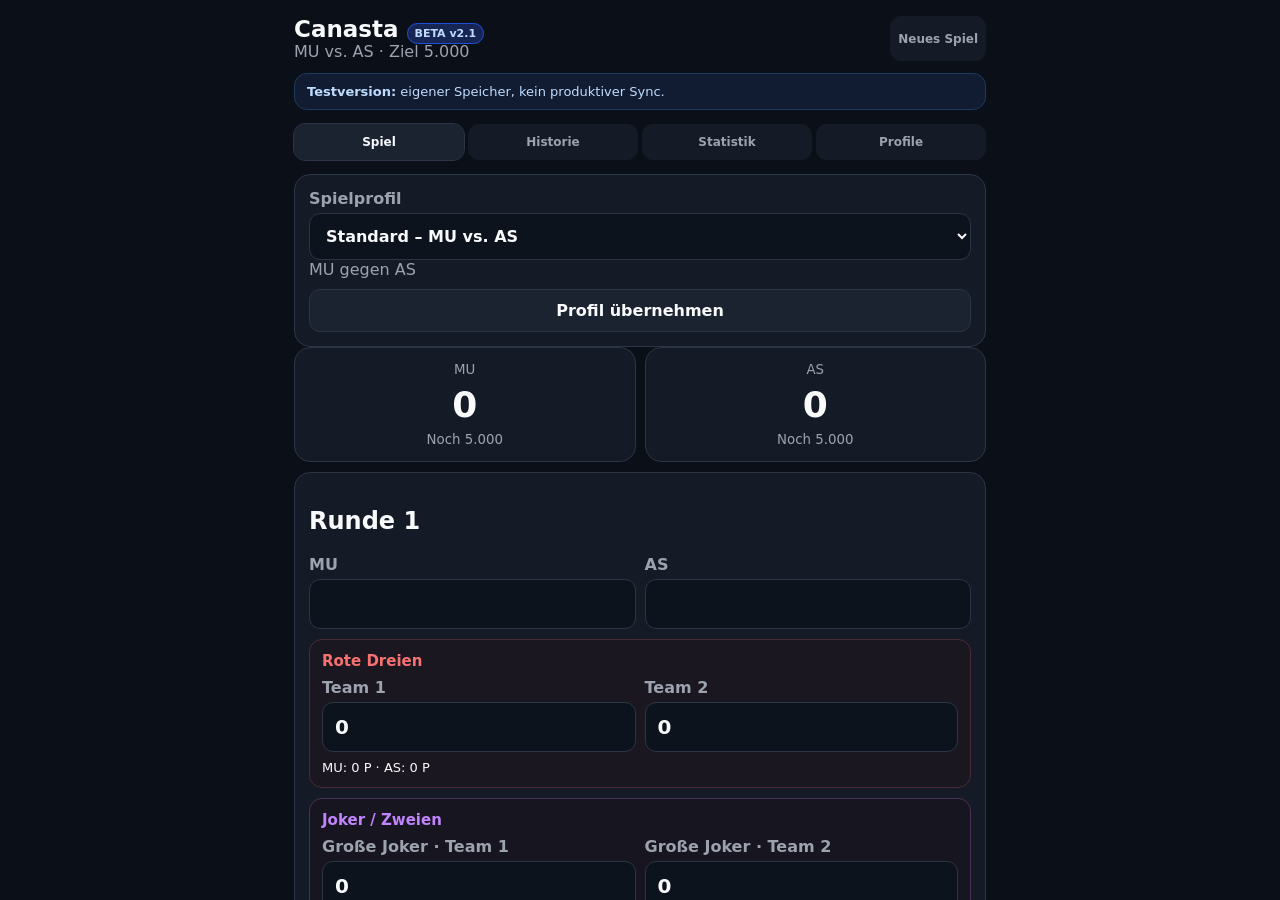
<file: beta/v21/index.html>
<!doctype html>
<html lang="de">
<head>
  <meta charset="utf-8">
  <meta name="viewport" content="width=device-width,initial-scale=1,viewport-fit=cover">
  <meta name="theme-color" content="#111827">
  <title>Canasta Beta v2.1</title>
  <style>
    html,body{margin:0;width:100%;height:100%;background:#0b0f17;overflow:hidden}
    iframe{display:block;width:100%;height:100%;border:0;background:#0b0f17}
  </style>
</head>
<body>
  <iframe id="app" src="../v2/" title="Canasta Beta v2.1"></iframe>
  <script>
    const frame=document.getElementById('app');
    frame.addEventListener('load',()=>{
      const d=frame.contentDocument;
      const select=d.getElementById('profileSelect');
      const info=d.getElementById('profileInfo');
      const badge=d.querySelector('.badge');
      if(badge) badge.textContent='BETA v2.1';
      if(select){
        select.onchange=()=>{
          const option=select.options[select.selectedIndex];
          if(info) info.textContent=`Ausgewählt: ${option ? option.textContent : ''} · mit „Profil übernehmen“ aktivieren`;
        };
      }
    });
  </script>
</body>
</html>
</file>
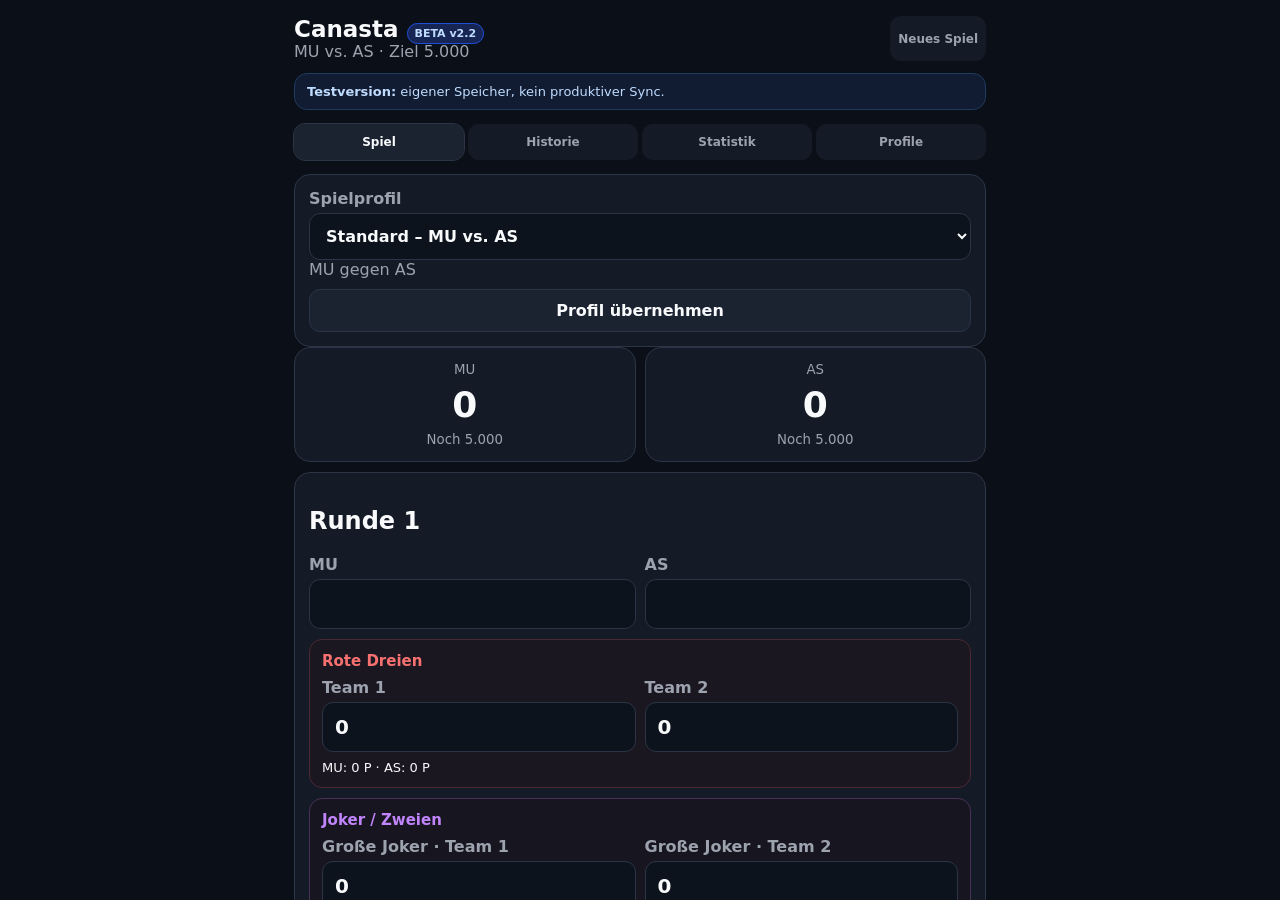
<file: beta/v22/index.html>
<!doctype html><html lang="de"><head><meta charset="utf-8"><meta name="viewport" content="width=device-width,initial-scale=1,viewport-fit=cover"><meta name="theme-color" content="#111827"><title>Canasta Beta v2.2</title><style>html,body{margin:0;width:100%;height:100%;background:#0b0f17;overflow:hidden}iframe{display:block;width:100%;height:100%;border:0;background:#0b0f17}</style></head><body><iframe id="app" src="../v2/" title="Canasta Beta v2.2"></iframe><script>const f=document.getElementById('app');f.addEventListener('load',()=>{const d=f.contentDocument,b=d.querySelector('.badge');if(b)b.textContent='BETA v2.2';const p={pfName:'z. B. Team A gegen Team B',pfT1:'z. B. Team A',pfT2:'z. B. Team B',pfP1:'z. B. Spieler 1, Spieler 2',pfP2:'z. B. Spieler 3, Spieler 4'};Object.entries(p).forEach(([i,t])=>{const e=d.getElementById(i);if(e)e.placeholder=t});const s=d.getElementById('profileSelect'),info=d.getElementById('profileInfo');if(s)s.onchange=()=>{const o=s.options[s.selectedIndex];if(info)info.textContent=`Ausgewählt: ${o?o.textContent:''} · mit „Profil übernehmen“ aktivieren`}});</script></body></html>
</file>
<file: styles.css>
:root{font-family:-apple-system,BlinkMacSystemFont,"SF Pro Text",Inter,system-ui,sans-serif;color-scheme:dark;--bg:#0b0f17;--panel:#151b26;--panel2:#1b2331;--text:#f8fafc;--muted:#9ca3af;--line:#2b3545;--accent:#f59e0b;--danger:#ef4444;--redthree:#f87171}
*{box-sizing:border-box}body{margin:0;background:var(--bg);color:var(--text)}button,input{font:inherit}.app{max-width:760px;margin:0 auto;padding:calc(18px + env(safe-area-inset-top)) 16px calc(28px + env(safe-area-inset-bottom))}.topbar{display:flex;align-items:center;justify-content:space-between;gap:12px}.topbar h1{font-size:24px;margin:0}.muted{color:var(--muted);margin:.25rem 0}.tabs{display:grid;grid-template-columns:repeat(4,1fr);gap:6px;margin:20px 0}.tab,.secondary,.primary,.danger,.text-btn,.file-label{border:0;border-radius:12px;padding:12px 14px;font-weight:700}.tab{background:var(--panel);color:var(--muted)}.tab.active{background:var(--panel2);color:var(--text);outline:1px solid var(--line)}.view{display:none}.view.active{display:block}.score-grid,.input-grid,.stats-grid{display:grid;grid-template-columns:1fr 1fr;gap:12px}.score-card,.panel,.stat{background:var(--panel);border:1px solid var(--line);border-radius:18px;padding:18px}.score-card{text-align:center}.score-card .team{display:block;color:var(--muted);font-weight:800}.score-card strong{display:block;font-size:48px;line-height:1.1;margin:8px 0}.score-card small{color:var(--muted)}.panel{margin-top:14px}.panel h2{margin:0 0 14px;font-size:18px}.panel-head{display:flex;justify-content:space-between;align-items:center;gap:12px}.input-grid label{font-weight:800;color:var(--muted)}input[type=number],input[type=url],input[type=password]{width:100%;margin-top:6px;background:#0d131d;color:var(--text);border:1px solid var(--line);border-radius:12px;padding:14px;font-size:22px}input[type=url],input[type=password]{font-size:16px}.primary{width:100%;margin-top:14px;background:var(--accent);color:#171717}.secondary,.file-label{background:var(--panel2);color:var(--text);border:1px solid var(--line);text-align:center}.wide{width:100%;display:block;margin-top:10px}.danger{width:100%;background:var(--danger);color:white}.text-btn{background:none;color:var(--muted);padding:6px}.list{display:flex;flex-direction:column;gap:8px}.empty{color:var(--muted)}.row{display:grid;grid-template-columns:1fr auto auto;gap:10px;align-items:center;background:var(--panel2);border-radius:12px;padding:12px}.row button{background:none;border:0;color:var(--accent);font-weight:700}.round-meta,.history-meta{color:var(--muted);font-size:13px}.red-three-meta{color:var(--redthree);font-size:13px;margin-top:3px}.stat strong{display:block;font-size:28px;font-variant-numeric:tabular-nums}.stat span{color:var(--muted)}.danger-panel{border-color:#54262b}.red-three-box{margin-top:14px;padding:14px;background:#1b1720;border:1px solid #4b2934;border-radius:14px}.red-three-box.compact{margin-top:14px}.red-three-title{font-weight:800;color:var(--redthree);margin-bottom:8px}.red-three-preview{margin-top:10px;font-weight:700}.red-three-preview.warning{color:#fca5a5}.rule-note{font-size:13px;margin-top:6px}dialog{border:0;background:transparent;padding:16px;width:min(100%,520px)}dialog::backdrop{background:rgba(0,0,0,.65)}.dialog-card{background:var(--panel);border:1px solid var(--line);border-radius:18px;padding:18px}.dialog-actions{display:grid;grid-template-columns:1fr 1fr;gap:10px;margin-top:14px}
@media(max-width:520px){
  .app{padding-left:14px;padding-right:14px}
  .topbar{align-items:flex-start}.topbar .secondary{padding:10px}
  .tabs{font-size:12px;gap:4px}.tab{padding:11px 7px}
  .score-card strong{font-size:40px}
  .row{grid-template-columns:1fr auto}.row .round-meta{grid-column:1/-1}
  .stats-grid{grid-template-columns:1fr;gap:8px}
  .stat{display:grid;grid-template-columns:minmax(0,1fr) auto;align-items:center;gap:12px;min-height:58px;padding:13px 15px;border-radius:14px}
  .stat strong{grid-column:2;grid-row:1;margin:0;font-size:24px;line-height:1;white-space:nowrap;text-align:right}
  .stat span{grid-column:1;grid-row:1;font-size:15px;line-height:1.25;min-width:0;overflow-wrap:anywhere}
  .stat:nth-child(n+8):nth-child(-n+13){border-color:#4b2934;background:#18151d}
  .stat:nth-child(n+8):nth-child(-n+13) span{color:#fca5a5}
  .stat:nth-child(8){margin-top:6px}
  .stat:nth-child(14){margin-top:6px}
}
</file>
